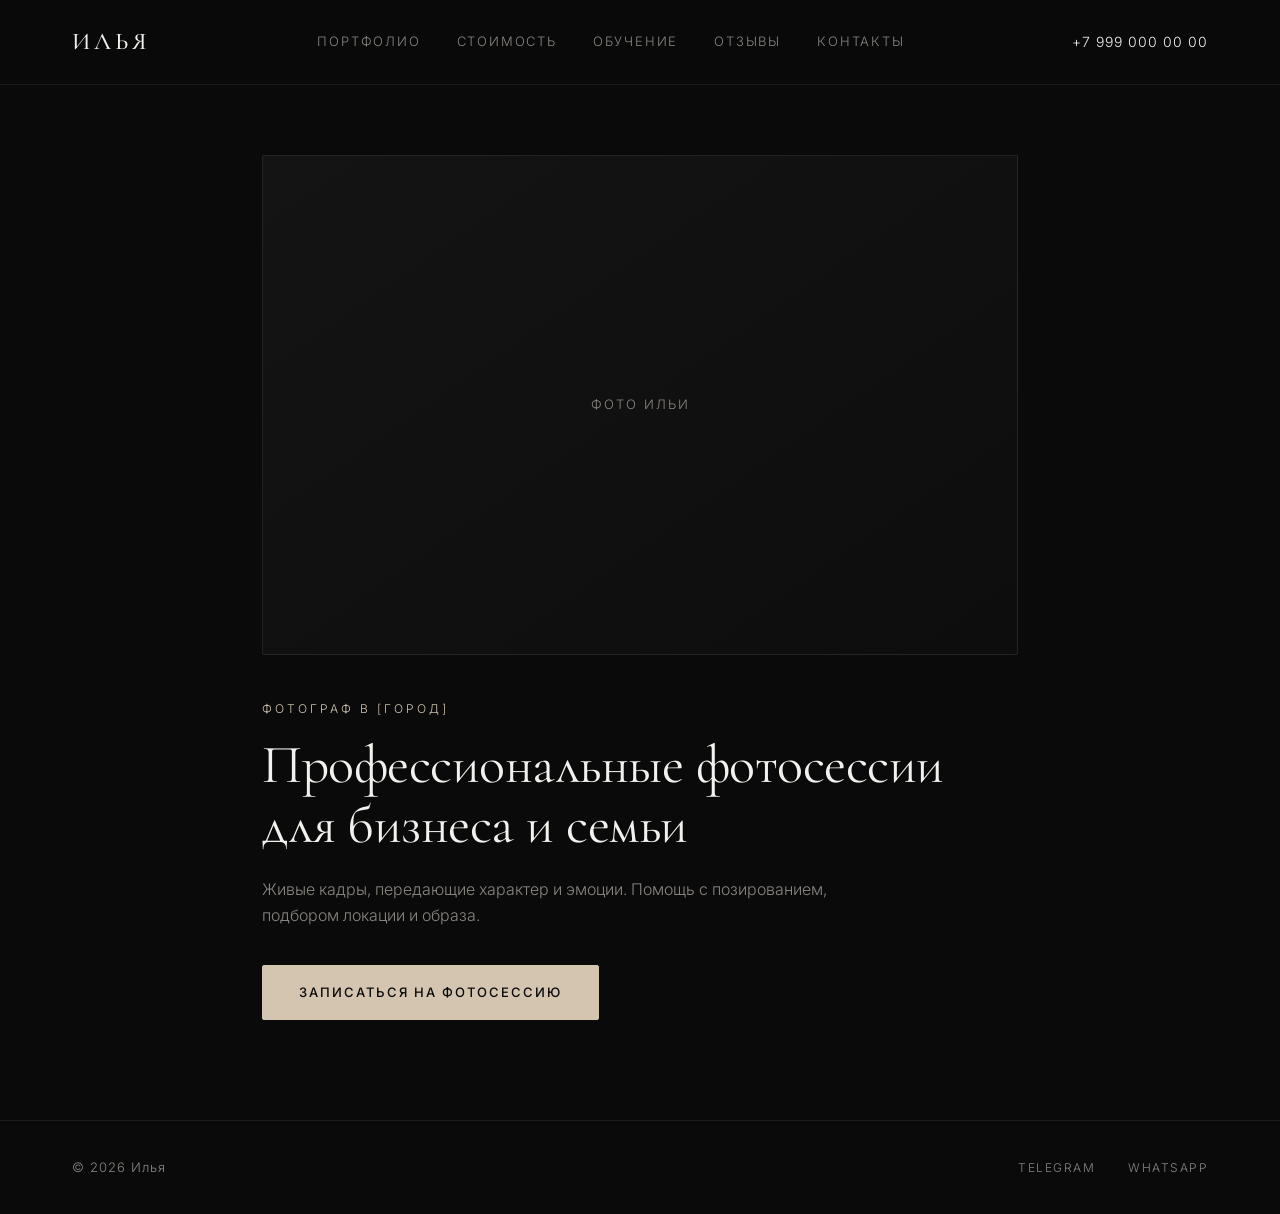
<file: index.html>
<!DOCTYPE html>
<html lang="ru">
<head>
  <meta charset="UTF-8">
  <meta name="viewport" content="width=device-width, initial-scale=1.0">
  <title>Илья — Фотограф</title>
  <link rel="stylesheet" href="style.css">
</head>
<body>

  <header class="header">
    <div class="container header__inner">
      <a href="index.html" class="logo">ИЛЬЯ</a>
      <nav class="nav">
        <a href="portfolio.html">Портфолио</a>
        <a href="prices.html">Стоимость</a>
        <a href="education.html">Обучение</a>
        <a href="reviews.html">Отзывы</a>
        <a href="contacts.html">Контакты</a>
      </nav>
            <button class="burger" aria-label="Открыть меню">
        <span></span>
        <span></span>
        <span></span>
      </button>

      <a href="tel:+79990000000" class="header__phone">+7 999 000 00 00</a>
    </div>
  </header>

  <main class="hero">
    <div class="container hero__inner">
      <div class="hero__text">
        <p class="hero__city">Фотограф в [Город]</p>
        <h1>Профессиональные фотосессии для бизнеса и семьи</h1>
        <p class="hero__desc">Живые кадры, передающие характер и эмоции. Помощь с позированием, подбором локации и образа.</p>
        <a href="contacts.html" class="btn">Записаться на фотосессию</a>
      </div>
      <div class="hero__img">
        <div class="placeholder-img">Фото Ильи</div>
      </div>
    </div>
  </main>

  <footer class="footer">
    <div class="container footer__inner">
      <p>© 2026 Илья</p>
      <div class="socials">
        <a href="https://t.me" target="_blank">Telegram</a>
        <a href="https://wa.me" target="_blank">WhatsApp</a>
      </div>
    </div>
  </footer>
  <script src="script.js"></script>
</body>
</html>
</file>
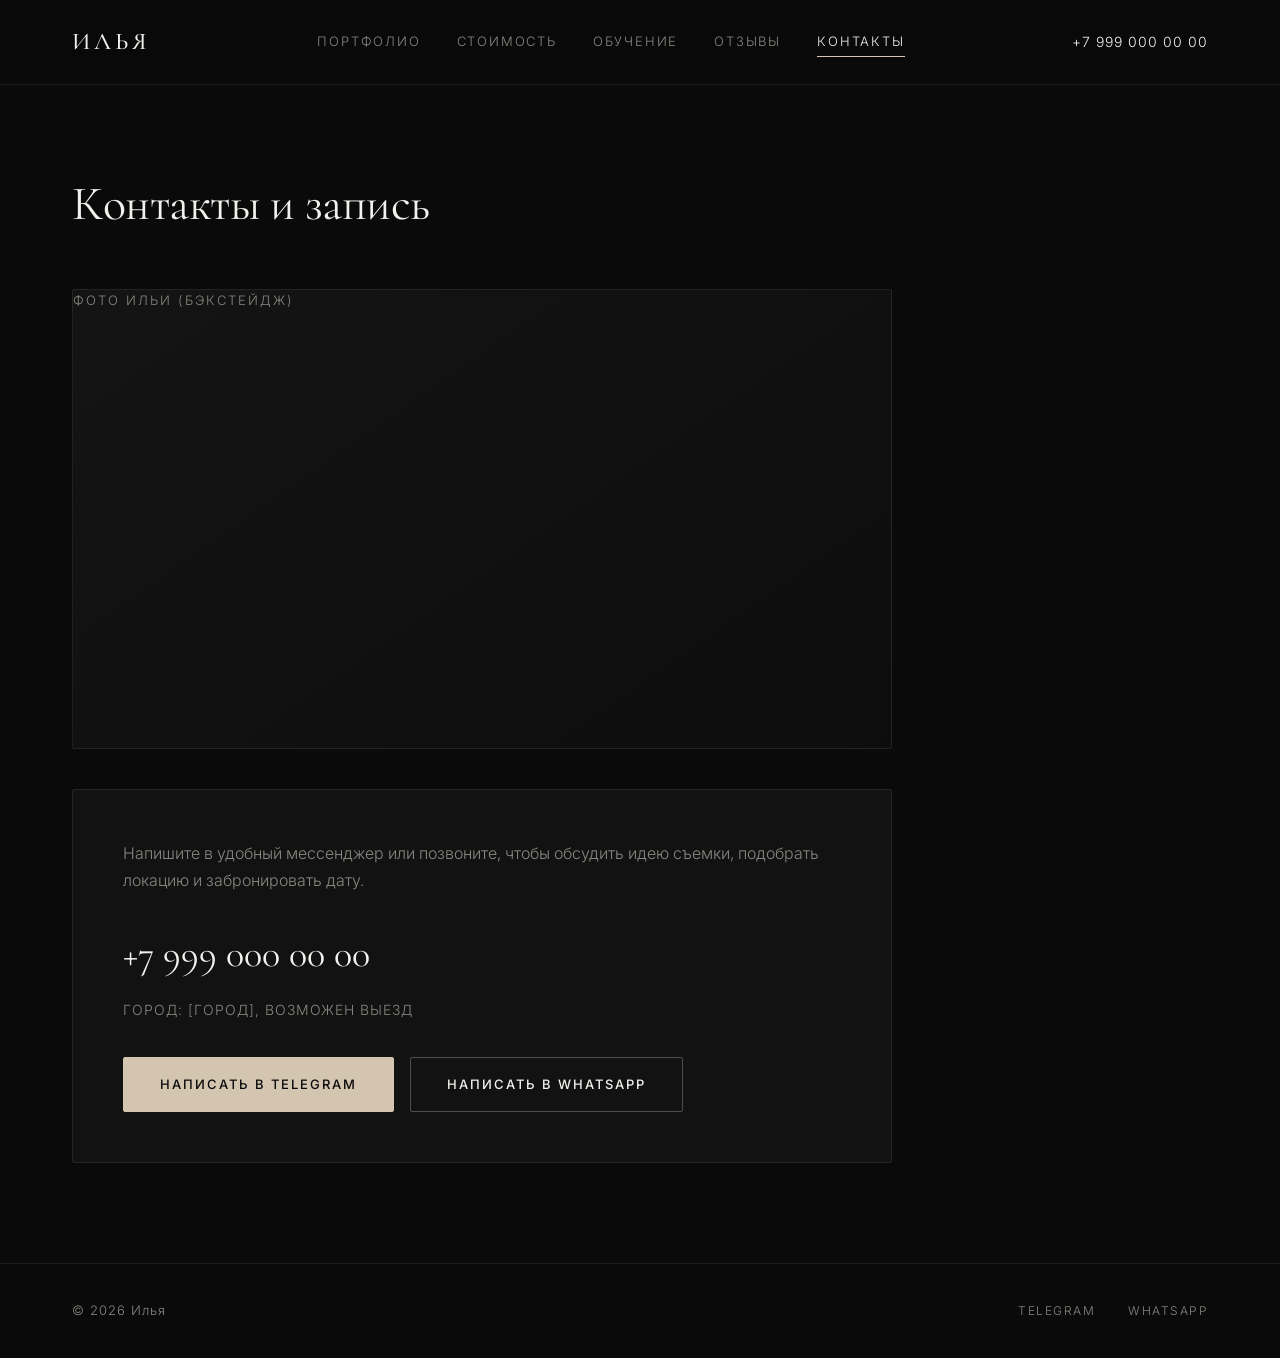
<file: contacts.html>
<!DOCTYPE html>
<html lang="ru">
<head>
  <meta charset="UTF-8">
  <meta name="viewport" content="width=device-width, initial-scale=1.0">
  <title>Контакты — Илья</title>
  <link rel="stylesheet" href="style.css">
</head>
<body>

  <header class="header">
    <div class="container header__inner">
      <a href="index.html" class="logo">ИЛЬЯ</a>
      <nav class="nav">
        <a href="portfolio.html">Портфолио</a>
        <a href="prices.html">Стоимость</a>
        <a href="education.html">Обучение</a>
        <a href="reviews.html">Отзывы</a>
        <a href="contacts.html" class="active">Контакты</a>
      </nav>
      <button class="burger" aria-label="Открыть меню">
        <span></span>
        <span></span>
        <span></span>
      </button>
      <a href="tel:+79990000000" class="header__phone">+7 999 000 00 00</a>
    </div>
  </header>

  <main class="section">
    <div class="container">
      <h1>Контакты и запись</h1>
      
      <div class="contacts-grid">
        <div class="contacts-box">
          <p class="contacts-desc">Напишите в удобный мессенджер или позвоните, чтобы обсудить идею съемки, подобрать локацию и забронировать дату.</p>
          <p class="contacts-phone"><a href="tel:+79990000000">+7 999 000 00 00</a></p>
          <p class="contacts-city">Город: [Город], возможен выезд</p>
          <div class="socials-btns">
            <a href="https://t.me" target="_blank" class="btn">Написать в Telegram</a>
            <a href="https://wa.me" target="_blank" class="btn btn-outline">Написать в WhatsApp</a>
          </div>
        </div>

        <div class="contacts-img">
          <!-- Когда будет фото, замените строку ниже на: <img src="images/contact-photo.jpg" alt="Илья фотограф"> -->
          <div class="placeholder-img">Фото Ильи (бэкстейдж)</div>
        </div>
      </div>

    </div>
  </main>

  <footer class="footer">
    <div class="container footer__inner">
      <p>© 2026 Илья</p>
      <div class="socials">
        <a href="https://t.me" target="_blank">Telegram</a>
        <a href="https://wa.me" target="_blank">WhatsApp</a>
      </div>
    </div>
  </footer>

  <script src="script.js"></script>
</body>
</html>
</file>
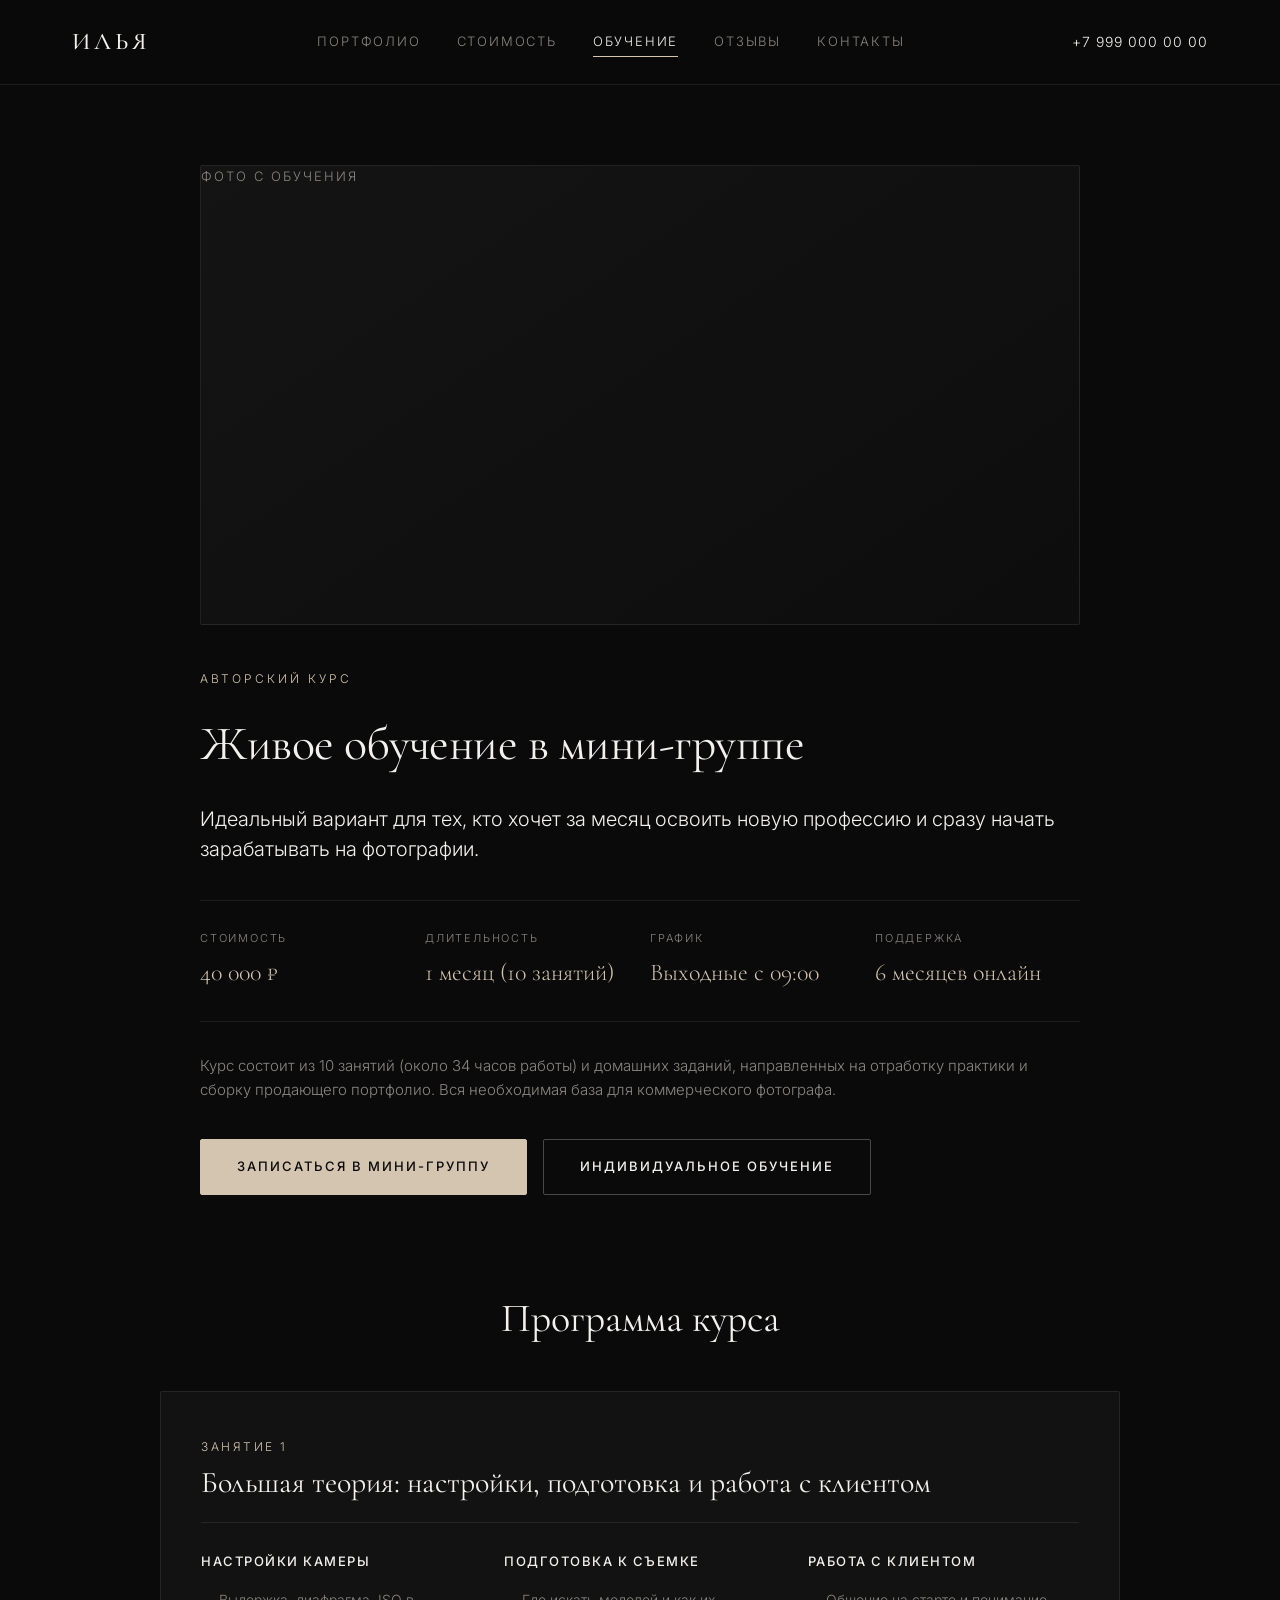
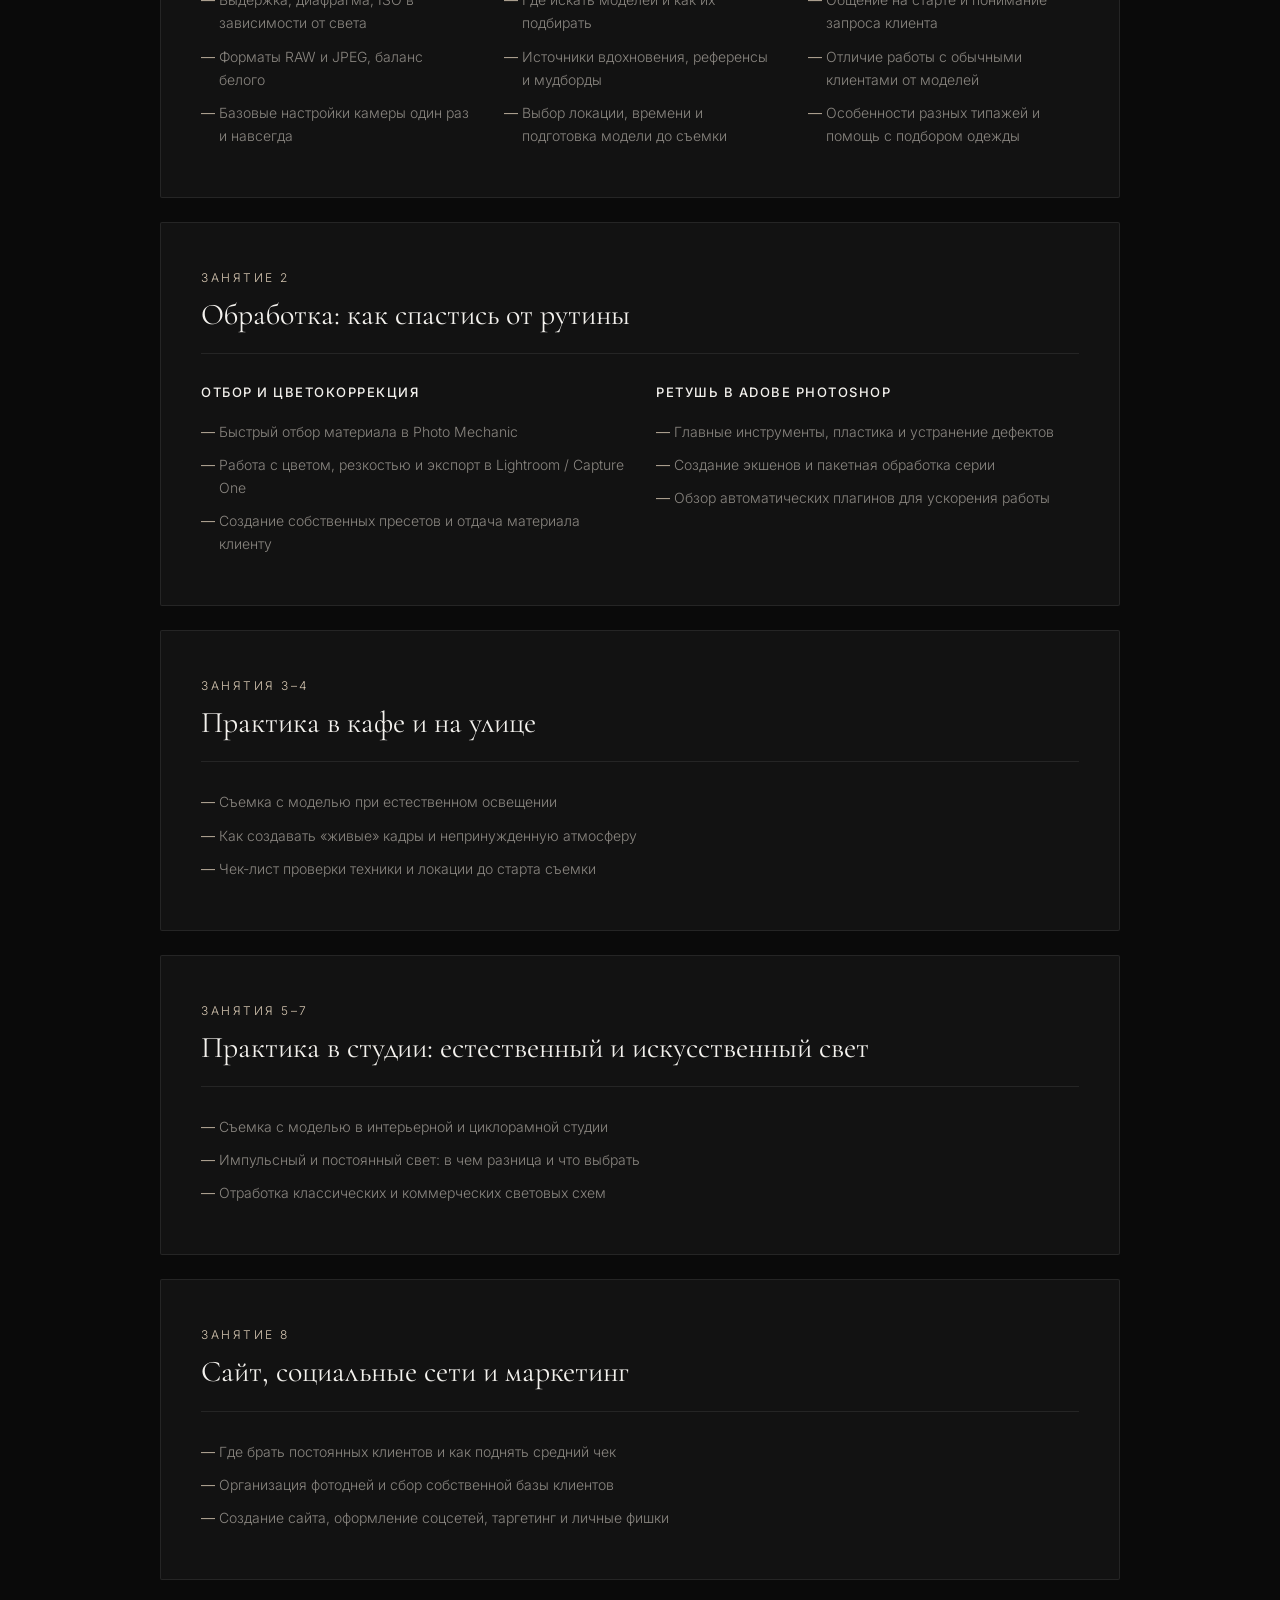
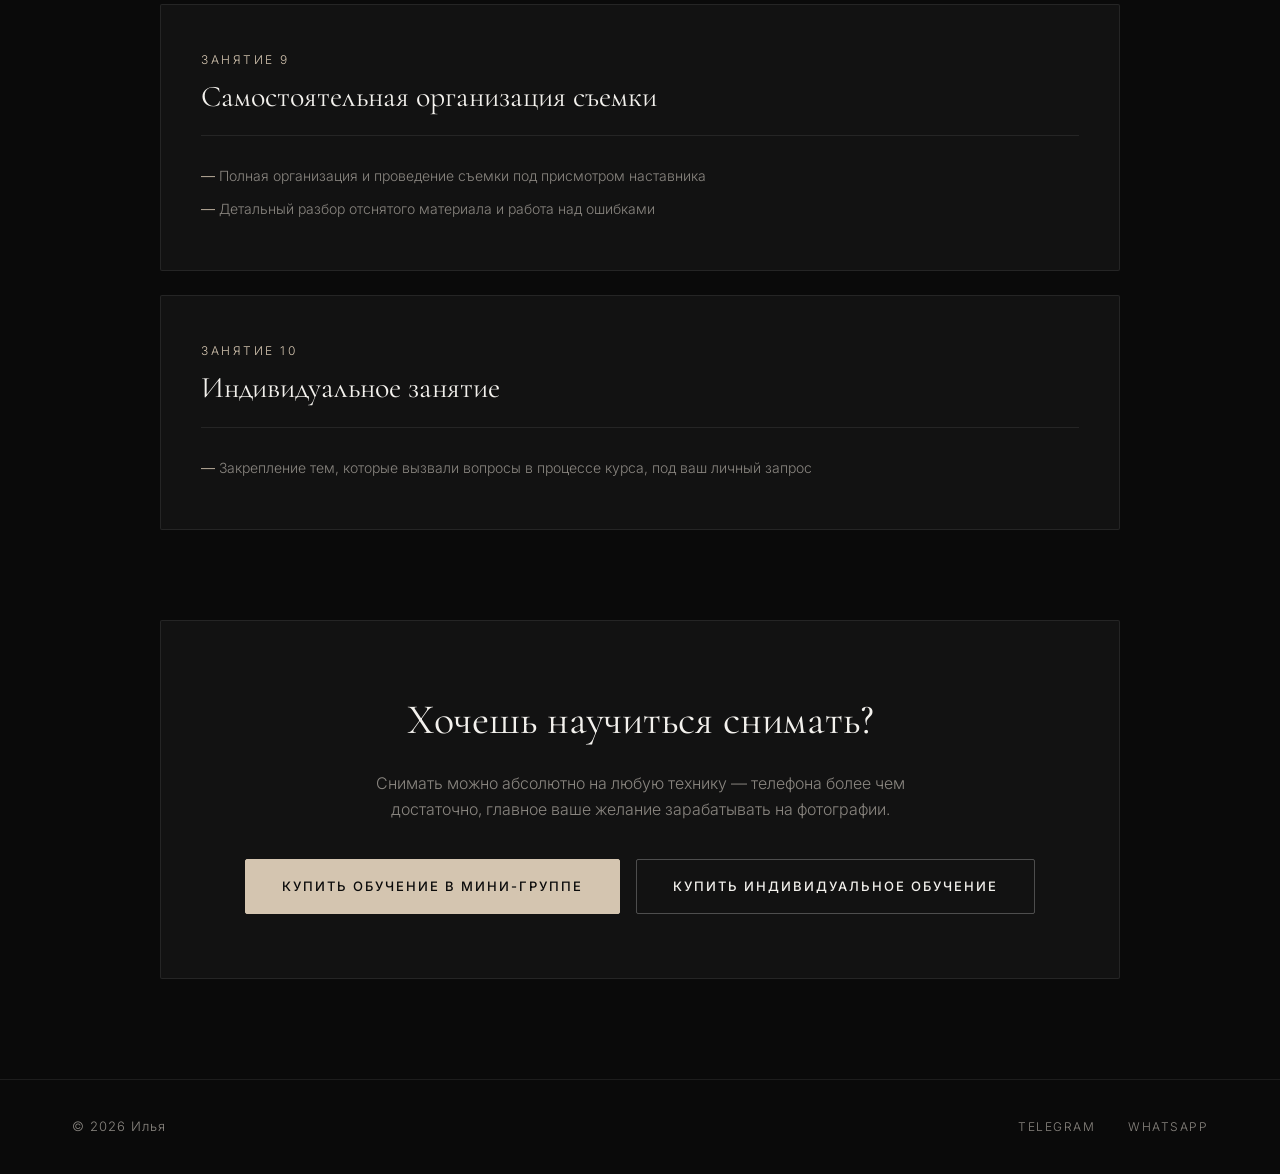
<file: education.html>
<!DOCTYPE html>
<html lang="ru">
<head>
  <meta charset="UTF-8">
  <meta name="viewport" content="width=device-width, initial-scale=1.0">
  <title>Обучение — Илья</title>
  <link rel="stylesheet" href="style.css">
</head>
<body>

  <header class="header">
    <div class="container header__inner">
      <a href="index.html" class="logo">ИЛЬЯ</a>
      <nav class="nav">
        <a href="portfolio.html">Портфолио</a>
        <a href="prices.html">Стоимость</a>
        <a href="education.html" class="active">Обучение</a>
        <a href="reviews.html">Отзывы</a>
        <a href="contacts.html">Контакты</a>
      </nav>
      <button class="burger" aria-label="Открыть меню">
        <span></span>
        <span></span>
        <span></span>
      </button>
      <a href="tel:+79990000000" class="header__phone">+7 999 000 00 00</a>
    </div>
  </header>

  <main class="section">
    <div class="container">
      
      <!-- Первый экран курса (Фото сверху, описание ниже) -->
      <div class="edu-hero">
        <div class="edu-hero__img">
          <!-- Замените на фото процесса обучения -->
          <div class="placeholder-img">Фото с обучения</div>
        </div>

        <div class="edu-hero__content">
          <p class="hero__city">Авторский курс</p>
          <h1>Живое обучение в мини-группе</h1>
          <p class="edu-lead">Идеальный вариант для тех, кто хочет за месяц освоить новую профессию и сразу начать зарабатывать на фотографии.</p>
          
          <div class="edu-meta">
            <div class="edu-meta__item">
              <span class="edu-meta__label">Стоимость</span>
              <span class="edu-meta__value">40 000 ₽</span>
            </div>
            <div class="edu-meta__item">
              <span class="edu-meta__label">Длительность</span>
              <span class="edu-meta__value">1 месяц (10 занятий)</span>
            </div>
            <div class="edu-meta__item">
              <span class="edu-meta__label">График</span>
              <span class="edu-meta__value">Выходные с 09:00</span>
            </div>
            <div class="edu-meta__item">
              <span class="edu-meta__label">Поддержка</span>
              <span class="edu-meta__value">6 месяцев онлайн</span>
            </div>
          </div>

          <p class="edu-desc">Курс состоит из 10 занятий (около 34 часов работы) и домашних заданий, направленных на отработку практики и сборку продающего портфолио. Вся необходимая база для коммерческого фотографа.</p>

          <div class="socials-btns">
            <a href="contacts.html" class="btn">Записаться в мини-группу</a>
            <a href="contacts.html" class="btn btn-outline">Индивидуальное обучение</a>
          </div>
        </div>
      </div>

      <!-- Программа курса -->
      <div class="edu-program">
        <h2 class="edu-section-title">Программа курса</h2>
        
        <div class="program-list">
          
          <!-- Занятие 1 -->
          <div class="program-card">
            <div class="program-card__header">
              <span class="program-card__num">Занятие 1</span>
              <h3>Большая теория: настройки, подготовка и работа с клиентом</h3>
            </div>
            <div class="program-card__grid">
              <div class="program-block">
                <h4>Настройки камеры</h4>
                <ul>
                  <li>Выдержка, диафрагма, ISO в зависимости от света</li>
                  <li>Форматы RAW и JPEG, баланс белого</li>
                  <li>Базовые настройки камеры один раз и навсегда</li>
                </ul>
              </div>
              <div class="program-block">
                <h4>Подготовка к съемке</h4>
                <ul>
                  <li>Где искать моделей и как их подбирать</li>
                  <li>Источники вдохновения, референсы и мудборды</li>
                  <li>Выбор локации, времени и подготовка модели до съемки</li>
                </ul>
              </div>
              <div class="program-block">
                <h4>Работа с клиентом</h4>
                <ul>
                  <li>Общение на старте и понимание запроса клиента</li>
                  <li>Отличие работы с обычными клиентами от моделей</li>
                  <li>Особенности разных типажей и помощь с подбором одежды</li>
                </ul>
              </div>
            </div>
          </div>

          <!-- Занятие 2 -->
          <div class="program-card">
            <div class="program-card__header">
              <span class="program-card__num">Занятие 2</span>
              <h3>Обработка: как спастись от рутины</h3>
            </div>
            <div class="program-card__grid">
              <div class="program-block">
                <h4>Отбор и цветокоррекция</h4>
                <ul>
                  <li>Быстрый отбор материала в Photo Mechanic</li>
                  <li>Работа с цветом, резкостью и экспорт в Lightroom / Capture One</li>
                  <li>Создание собственных пресетов и отдача материала клиенту</li>
                </ul>
              </div>
              <div class="program-block">
                <h4>Ретушь в Adobe Photoshop</h4>
                <ul>
                  <li>Главные инструменты, пластика и устранение дефектов</li>
                  <li>Создание экшенов и пакетная обработка серии</li>
                  <li>Обзор автоматических плагинов для ускорения работы</li>
                </ul>
              </div>
            </div>
          </div>

          <!-- Занятие 3-4 -->
          <div class="program-card">
            <div class="program-card__header">
              <span class="program-card__num">Занятия 3–4</span>
              <h3>Практика в кафе и на улице</h3>
            </div>
            <div class="program-card__grid">
              <div class="program-block">
                <ul>
                  <li>Съемка с моделью при естественном освещении</li>
                  <li>Как создавать «живые» кадры и непринужденную атмосферу</li>
                  <li>Чек-лист проверки техники и локации до старта съемки</li>
                </ul>
              </div>
            </div>
          </div>

          <!-- Занятие 5-7 -->
          <div class="program-card">
            <div class="program-card__header">
              <span class="program-card__num">Занятия 5–7</span>
              <h3>Практика в студии: естественный и искусственный свет</h3>
            </div>
            <div class="program-card__grid">
              <div class="program-block">
                <ul>
                  <li>Съемка с моделью в интерьерной и циклорамной студии</li>
                  <li>Импульсный и постоянный свет: в чем разница и что выбрать</li>
                  <li>Отработка классических и коммерческих световых схем</li>
                </ul>
              </div>
            </div>
          </div>

          <!-- Занятие 8 -->
          <div class="program-card">
            <div class="program-card__header">
              <span class="program-card__num">Занятие 8</span>
              <h3>Сайт, социальные сети и маркетинг</h3>
            </div>
            <div class="program-card__grid">
              <div class="program-block">
                <ul>
                  <li>Где брать постоянных клиентов и как поднять средний чек</li>
                  <li>Организация фотодней и сбор собственной базы клиентов</li>
                  <li>Создание сайта, оформление соцсетей, таргетинг и личные фишки</li>
                </ul>
              </div>
            </div>
          </div>

          <!-- Занятие 9 -->
          <div class="program-card">
            <div class="program-card__header">
              <span class="program-card__num">Занятие 9</span>
              <h3>Самостоятельная организация съемки</h3>
            </div>
            <div class="program-card__grid">
              <div class="program-block">
                <ul>
                  <li>Полная организация и проведение съемки под присмотром наставника</li>
                  <li>Детальный разбор отснятого материала и работа над ошибками</li>
                </ul>
              </div>
            </div>
          </div>

          <!-- Занятие 10 -->
          <div class="program-card">
            <div class="program-card__header">
              <span class="program-card__num">Занятие 10</span>
              <h3>Индивидуальное занятие</h3>
            </div>
            <div class="program-card__grid">
              <div class="program-block">
                <ul>
                  <li>Закрепление тем, которые вызвали вопросы в процессе курса, под ваш личный запрос</li>
                </ul>
              </div>
            </div>
          </div>

        </div>
      </div>

      <!-- Нижний призыв к действию -->
      <div class="edu-cta">
        <h2>Хочешь научиться снимать?</h2>
        <p>Снимать можно абсолютно на любую технику — телефона более чем достаточно, главное ваше желание зарабатывать на фотографии.</p>
        <div class="socials-btns edu-cta__btns">
          <a href="contacts.html" class="btn">Купить обучение в мини-группе</a>
          <a href="contacts.html" class="btn btn-outline">Купить индивидуальное обучение</a>
        </div>
      </div>

    </div>
  </main>

  <footer class="footer">
    <div class="container footer__inner">
      <p>© 2026 Илья</p>
      <div class="socials">
        <a href="https://t.me/username" target="_blank">Telegram</a>
        <a href="https://wa.me/79990000000" target="_blank">WhatsApp</a>
      </div>
    </div>
  </footer>

  <script src="script.js"></script>
</body>
</html>
</file>
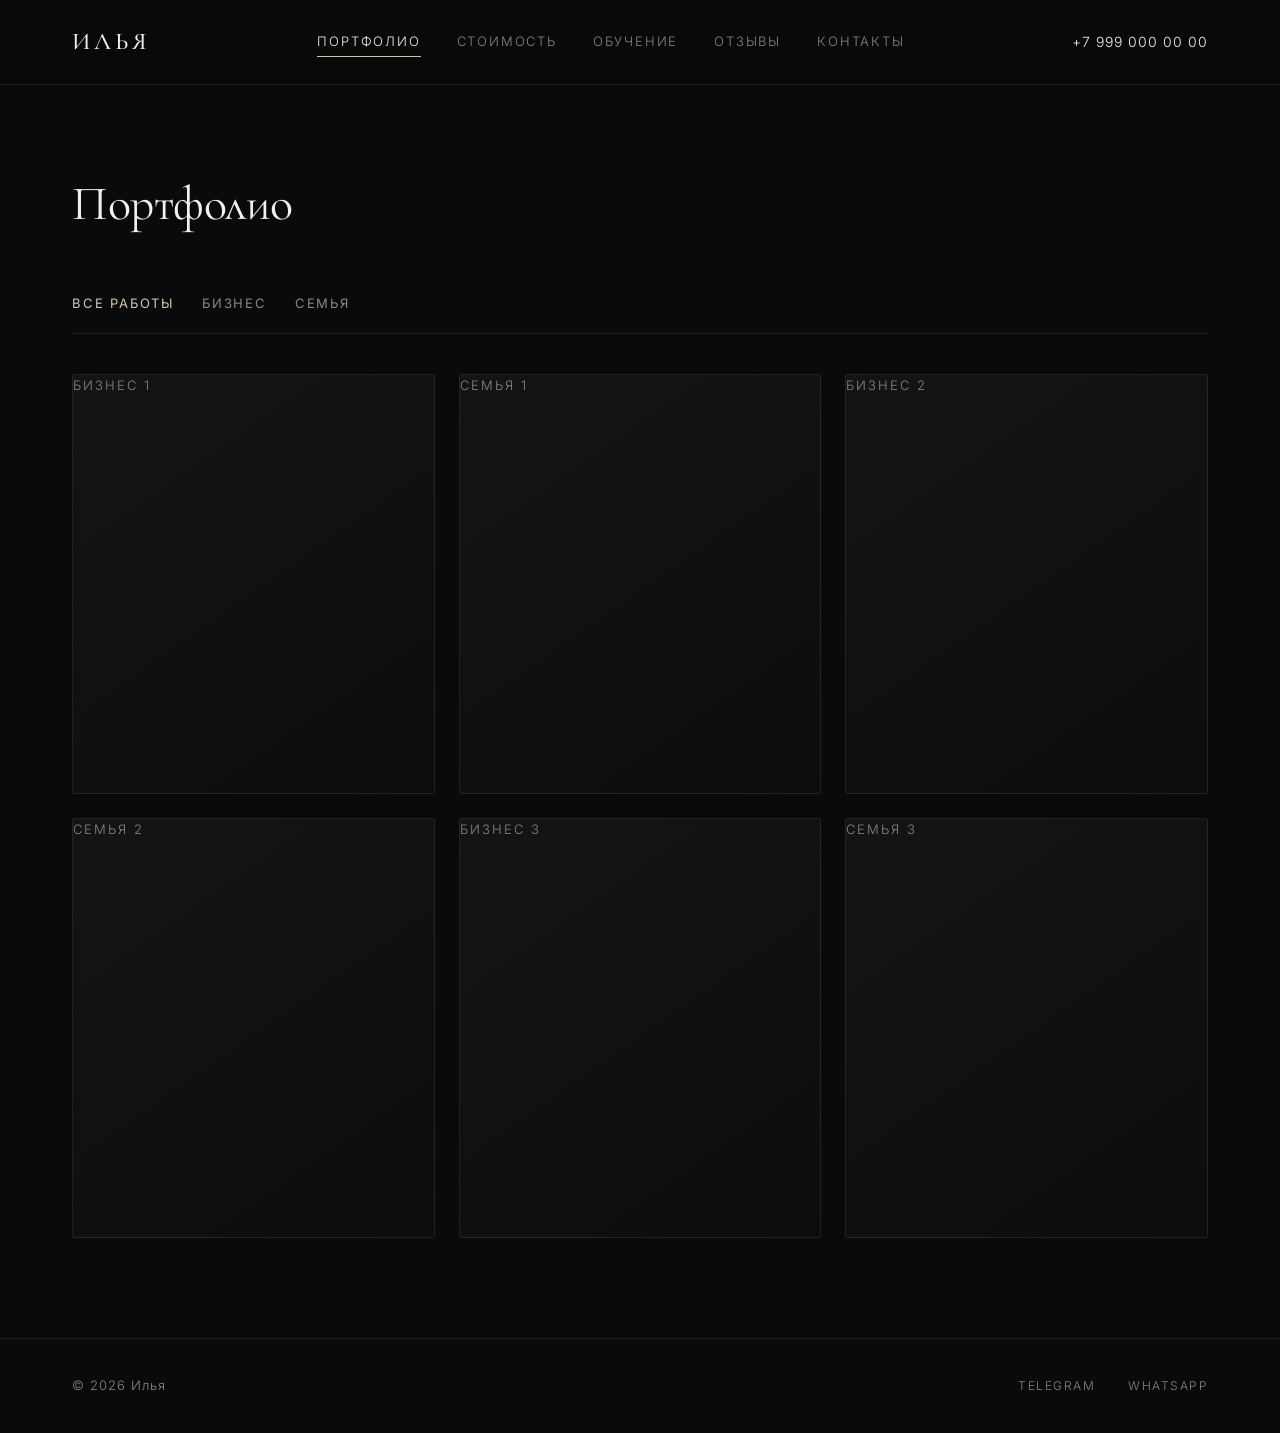
<file: portfolio.html>
<!DOCTYPE html>
<html lang="ru">
<head>
  <meta charset="UTF-8">
  <meta name="viewport" content="width=device-width, initial-scale=1.0">
  <title>Портфолио — Илья</title>
  <link rel="stylesheet" href="style.css">
</head>
<body>

  <header class="header">
    <div class="container header__inner">
      <a href="index.html" class="logo">ИЛЬЯ</a>
      <nav class="nav">
        <a href="portfolio.html" class="active">Портфолио</a>
        <a href="prices.html">Стоимость</a>
        <a href="education.html">Обучение</a>
        <a href="reviews.html">Отзывы</a>
        <a href="contacts.html">Контакты</a>
      </nav>
      <a href="tel:+79990000000" class="header__phone">+7 999 000 00 00</a>
    </div>
  </header>

  <main class="section">
    <div class="container">
      <h1>Портфолио</h1>
      <div class="tabs">
        <button class="tab active" data-category="all">Все работы</button>
        <button class="tab" data-category="business">Бизнес</button>
        <button class="tab" data-category="family">Семья</button>
      </div>
      <div class="gallery">
        <div class="gallery__item" data-category="business"><div class="placeholder-img">Бизнес 1</div></div>
        <div class="gallery__item" data-category="family"><div class="placeholder-img">Семья 1</div></div>
        <div class="gallery__item" data-category="business"><div class="placeholder-img">Бизнес 2</div></div>
        <div class="gallery__item" data-category="family"><div class="placeholder-img">Семья 2</div></div>
        <div class="gallery__item" data-category="business"><div class="placeholder-img">Бизнес 3</div></div>
        <div class="gallery__item" data-category="family"><div class="placeholder-img">Семья 3</div></div>
      </div>
    </div>
  </main>

  <footer class="footer">
    <div class="container footer__inner">
      <p>© 2026 Илья</p>
      <div class="socials">
        <a href="https://t.me" target="_blank">Telegram</a>
        <a href="https://wa.me" target="_blank">WhatsApp</a>
      </div>
    </div>
  </footer>

  <script src="script.js"></script>
</body>
</html>
</file>
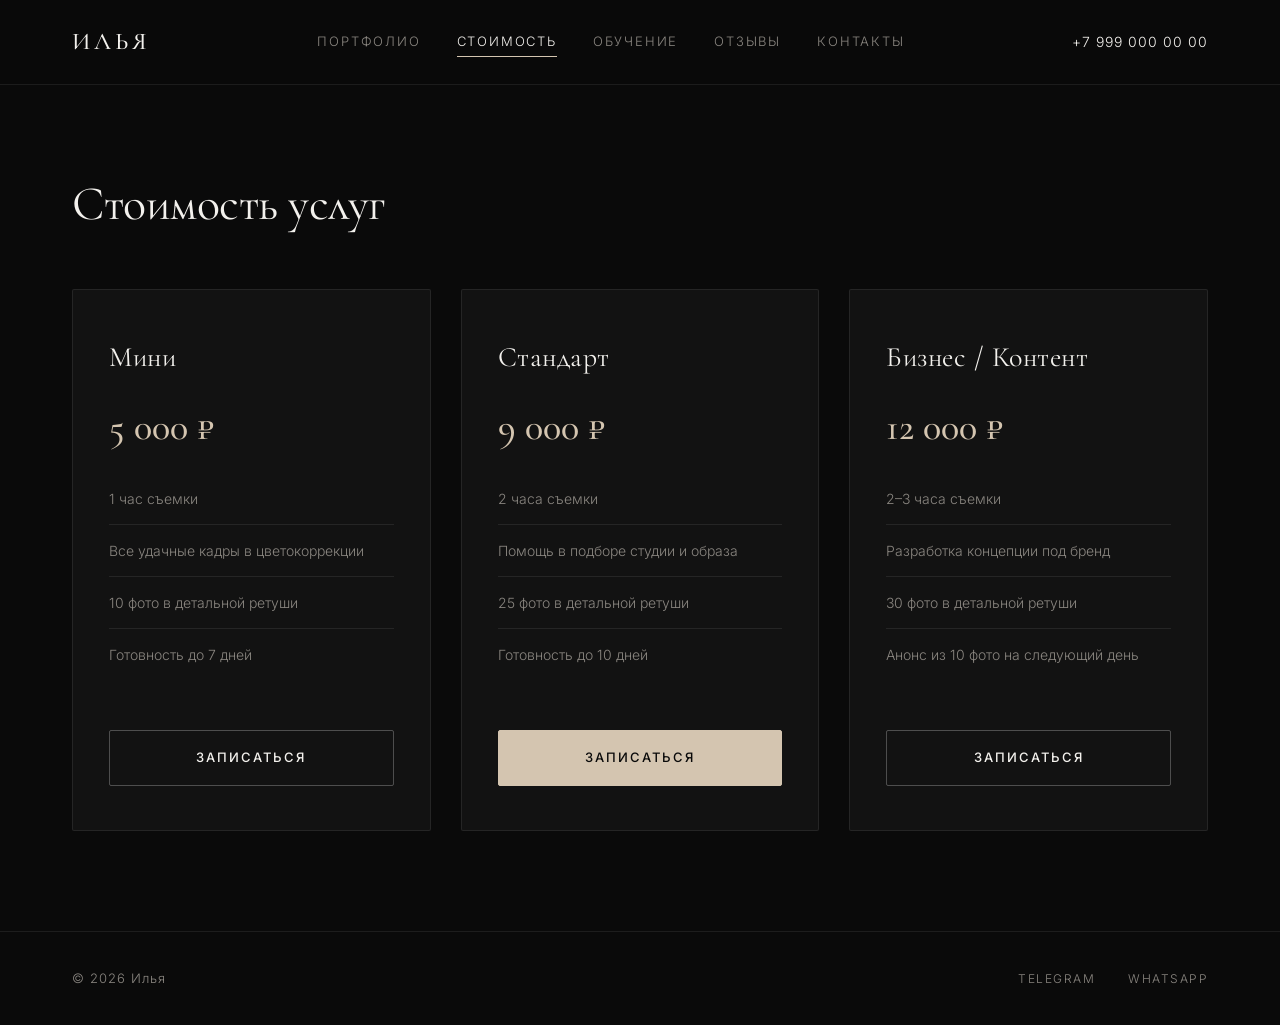
<file: prices.html>
<!DOCTYPE html>
<html lang="ru">
<head>
  <meta charset="UTF-8">
  <meta name="viewport" content="width=device-width, initial-scale=1.0">
  <title>Стоимость — Илья</title>
  <link rel="stylesheet" href="style.css">
</head>
<body>

  <header class="header">
    <div class="container header__inner">
      <a href="index.html" class="logo">ИЛЬЯ</a>
      <nav class="nav">
        <a href="portfolio.html">Портфолио</a>
        <a href="prices.html" class="active">Стоимость</a>
        <a href="education.html">Обучение</a>
        <a href="reviews.html">Отзывы</a>
        <a href="contacts.html">Контакты</a>
      </nav>
      <a href="tel:+79990000000" class="header__phone">+7 999 000 00 00</a>
    </div>
  </header>

  <main class="section">
    <div class="container">
      <h1>Стоимость услуг</h1>
      <div class="grid-3">
        <div class="card">
          <h3>Мини</h3>
          <p class="price">5 000 ₽</p>
          <ul>
            <li>1 час съемки</li>
            <li>Все удачные кадры в цветокоррекции</li>
            <li>10 фото в детальной ретуши</li>
            <li>Готовность до 7 дней</li>
          </ul>
          <a href="contacts.html" class="btn btn-outline">Записаться</a>
        </div>
        <div class="card">
          <h3>Стандарт</h3>
          <p class="price">9 000 ₽</p>
          <ul>
            <li>2 часа съемки</li>
            <li>Помощь в подборе студии и образа</li>
            <li>25 фото в детальной ретуши</li>
            <li>Готовность до 10 дней</li>
          </ul>
          <a href="contacts.html" class="btn">Записаться</a>
        </div>
        <div class="card">
          <h3>Бизнес / Контент</h3>
          <p class="price">12 000 ₽</p>
          <ul>
            <li>2–3 часа съемки</li>
            <li>Разработка концепции под бренд</li>
            <li>30 фото в детальной ретуши</li>
            <li>Анонс из 10 фото на следующий день</li>
          </ul>
          <a href="contacts.html" class="btn btn-outline">Записаться</a>
        </div>
      </div>
    </div>
  </main>

  <footer class="footer">
    <div class="container footer__inner">
      <p>© 2026 Илья</p>
      <div class="socials">
        <a href="https://t.me" target="_blank">Telegram</a>
        <a href="https://wa.me" target="_blank">WhatsApp</a>
      </div>
    </div>
  </footer>

</body>
</html>
</file>
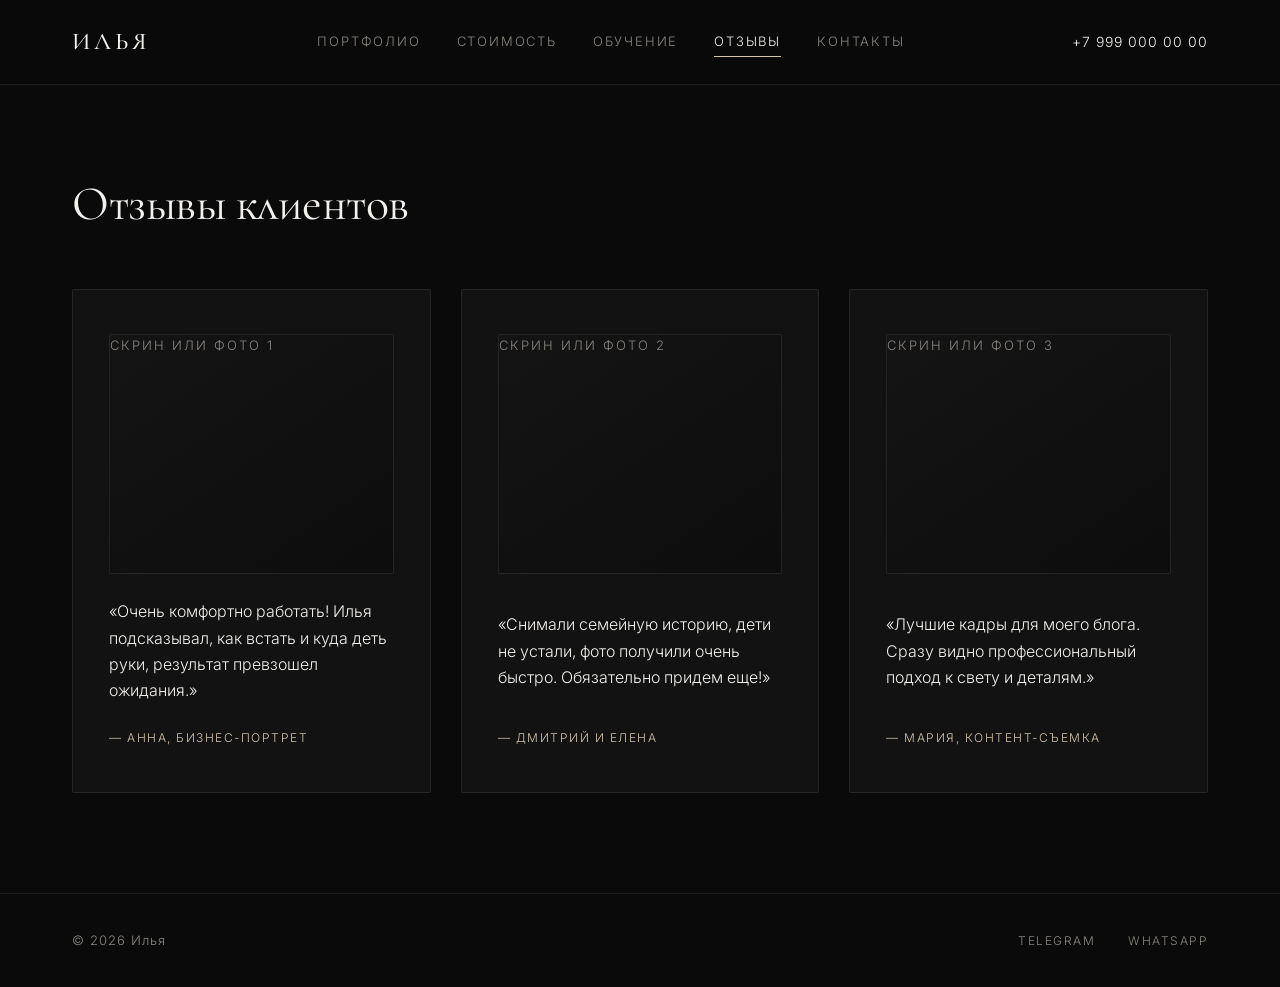
<file: reviews.html>
<!DOCTYPE html>
<html lang="ru">
<head>
  <meta charset="UTF-8">
  <meta name="viewport" content="width=device-width, initial-scale=1.0">
  <title>Отзывы — Илья</title>
  <link rel="stylesheet" href="style.css">
</head>
<body>

  <header class="header">
    <div class="container header__inner">
      <a href="index.html" class="logo">ИЛЬЯ</a>
      <nav class="nav">
        <a href="portfolio.html">Портфолио</a>
        <a href="prices.html">Стоимость</a>
        <a href="education.html">Обучение</a>
        <a href="reviews.html" class="active">Отзывы</a>
        <a href="contacts.html">Контакты</a>
      </nav>
      <button class="burger" aria-label="Открыть меню">
        <span></span>
        <span></span>
        <span></span>
      </button>
      <a href="tel:+79990000000" class="header__phone">+7 999 000 00 00</a>
    </div>
  </header>

  <main class="section">
    <div class="container">
      <h1>Отзывы клиентов</h1>
      <div class="grid-3">
        
        <div class="card">
          <div class="review-img">
            <!-- Когда будет фото/скрин, замените строку ниже на: <img src="images/review1.jpg" alt="Отзыв"> -->
            <div class="placeholder-img">Скрин или фото 1</div>
          </div>
          <p>«Очень комфортно работать! Илья подсказывал, как встать и куда деть руки, результат превзошел ожидания.»</p>
          <span class="author">— Анна, бизнес-портрет</span>
        </div>

        <div class="card">
          <div class="review-img">
            <div class="placeholder-img">Скрин или фото 2</div>
          </div>
          <p>«Снимали семейную историю, дети не устали, фото получили очень быстро. Обязательно придем еще!»</p>
          <span class="author">— Дмитрий и Елена</span>
        </div>

        <div class="card">
          <div class="review-img">
            <div class="placeholder-img">Скрин или фото 3</div>
          </div>
          <p>«Лучшие кадры для моего блога. Сразу видно профессиональный подход к свету и деталям.»</p>
          <span class="author">— Мария, контент-съемка</span>
        </div>

      </div>
    </div>
  </main>

  <footer class="footer">
    <div class="container footer__inner">
      <p>© 2026 Илья</p>
      <div class="socials">
        <a href="https://t.me" target="_blank">Telegram</a>
        <a href="https://wa.me" target="_blank">WhatsApp</a>
      </div>
    </div>
  </footer>

  <script src="script.js"></script>
</body>
</html>
</file>
<file: style.css>
@import url('https://fonts.googleapis.com/css2?family=Cormorant+Garamond:ital,wght@0,400;0,500;0,600;1,400&family=Inter:wght@300;400;500&display=swap');

:root {
  --bg: #0a0a0a;             /* Глубокий угольно-черный фон */
  --bg-elevated: #121212;    /* Слегка приподнятый фон для карточек */
  --bg-hover: #1a1a1a;       /* Фон при наведении */
  --text: #f3f1ed;           /* Теплый молочно-белый текст */
  --text-muted: #8a8680;     /* Благородный теплый серый */
  --accent: #d4c5b0;         /* Теплый песочно-золотистый акцент */
  --accent-hover: #e5d8c5;
  --border: rgba(255, 255, 255, 0.08);
  --font-serif: 'Cormorant Garamond', Georgia, serif;
  --font-sans: 'Inter', -apple-system, sans-serif;
}

* {
  box-sizing: border-box;
  margin: 0;
  padding: 0;
}

body {
  font-family: var(--font-sans);
  font-weight: 300;
  color: var(--text);
  background: var(--bg);
  line-height: 1.65;
  display: flex;
  flex-direction: column;
  min-height: 100vh;
  -webkit-font-smoothing: antialiased;
}

main {
  flex: 1;
}

.container {
  max-width: 1200px;
  margin: 0 auto;
  padding: 0 32px;
}

/* Шапка */
.header {
  border-bottom: 1px solid var(--border);
  background: rgba(10, 10, 10, 0.85);
  backdrop-filter: blur(16px);
  position: sticky;
  top: 0;
  z-index: 100;
}

.header__inner {
  display: flex;
  justify-content: space-between;
  align-items: center;
  height: 84px;
}

.logo {
  font-family: var(--font-serif);
  font-weight: 500;
  text-decoration: none;
  color: var(--text);
  letter-spacing: 4px;
  font-size: 24px;
  text-transform: uppercase;
}

.nav {
  display: flex;
  gap: 36px;
}

.nav a {
  text-decoration: none;
  color: var(--text-muted);
  font-size: 13px;
  text-transform: uppercase;
  letter-spacing: 1.8px;
  transition: color 0.3s ease;
  position: relative;
  padding: 4px 0;
}

.nav a::after {
  content: '';
  position: absolute;
  bottom: 0;
  left: 0;
  width: 0;
  height: 1px;
  background: var(--accent);
  transition: width 0.3s ease;
}

.nav a:hover,
.nav a.active {
  color: var(--text);
}

.nav a:hover::after,
.nav a.active::after {
  width: 100%;
}

.header__phone {
  text-decoration: none;
  color: var(--text);
  font-size: 14px;
  letter-spacing: 1px;
  transition: color 0.3s ease;
}

.header__phone:hover {
  color: var(--accent);
}

/* Бургер-меню */
.burger {
  display: none;
  background: none;
  border: none;
  cursor: pointer;
  flex-direction: column;
  gap: 6px;
  padding: 5px;
}

.burger span {
  display: block;
  width: 26px;
  height: 1px;
  background: var(--text);
  transition: 0.3s;
}

/* Кнопки */
.btn {
  display: inline-block;
  padding: 16px 36px;
  background: var(--accent);
  color: #0a0a0a;
  text-decoration: none;
  border-radius: 2px;
  font-size: 13px;
  font-weight: 500;
  text-transform: uppercase;
  letter-spacing: 2px;
  transition: all 0.3s ease;
  border: 1px solid var(--accent);
  text-align: center;
}

.btn:hover {
  background: var(--accent-hover);
  border-color: var(--accent-hover);
  transform: translateY(-2px);
}

.btn-outline {
  background: transparent;
  color: var(--text);
  border-color: rgba(255, 255, 255, 0.25);
}

.btn-outline:hover {
  border-color: var(--accent);
  background: transparent;
  color: var(--accent);
}

/* Главный экран (Фото сверху, описание ниже) */
.hero {
  padding: 70px 0 100px;
}

.hero__inner {
  display: flex;
  flex-direction: column;
  gap: 44px;
  max-width: 820px;
  margin: 0 auto;
}

.hero__img {
  order: -1;
  width: 100%;
}

.hero__city {
  color: var(--accent);
  margin-bottom: 16px;
  text-transform: uppercase;
  font-size: 12px;
  letter-spacing: 3px;
}

.hero h1 {
  font-family: var(--font-serif);
  font-weight: 400;
  font-size: 54px;
  line-height: 1.12;
  margin-bottom: 20px;
  letter-spacing: -0.5px;
}

.hero__desc {
  color: var(--text-muted);
  margin-bottom: 36px;
  font-size: 16px;
  max-width: 620px;
}

.placeholder-img {
  background: linear-gradient(145deg, #141414, #0d0d0d);
  border: 1px solid var(--border);
  height: 500px;
  width: 100%;
  display: flex;
  align-items: center;
  justify-content: center;
  color: var(--text-muted);
  font-size: 13px;
  letter-spacing: 2px;
  text-transform: uppercase;
  border-radius: 2px;
}

.hero__img img {
  width: 100%;
  height: 500px;
  object-fit: cover;
  border-radius: 2px;
  display: block;
}

/* Внутренние страницы */
.section {
  padding: 80px 0 100px;
}

h1 {
  font-family: var(--font-serif);
  font-weight: 400;
  font-size: 48px;
  margin-bottom: 45px;
  letter-spacing: -0.5px;
}

/* Портфолио */
.tabs {
  margin-bottom: 40px;
  display: flex;
  gap: 28px;
  border-bottom: 1px solid var(--border);
  padding-bottom: 16px;
}

.tab {
  padding: 6px 0;
  border: none;
  background: transparent;
  color: var(--text-muted);
  cursor: pointer;
  font-family: var(--font-sans);
  font-size: 13px;
  text-transform: uppercase;
  letter-spacing: 1.8px;
  transition: color 0.3s ease;
  position: relative;
}

.tab:hover {
  color: var(--text);
}

.tab.active {
  color: var(--accent);
}

.gallery {
  display: grid;
  grid-template-columns: repeat(3, 1fr);
  gap: 24px;
}

.gallery__item {
  overflow: hidden;
  border-radius: 2px;
}

.gallery .placeholder-img,
.gallery img {
  height: 420px;
  width: 100%;
  object-fit: cover;
  display: block;
  transition: transform 0.6s ease;
}

.gallery__item:hover img,
.gallery__item:hover .placeholder-img {
  transform: scale(1.03);
}

/* Карточки (Цены и Отзывы) */
.grid-3 {
  display: grid;
  grid-template-columns: repeat(3, 1fr);
  gap: 30px;
}

.card {
  background: var(--bg-elevated);
  padding: 44px 36px;
  border: 1px solid var(--border);
  border-radius: 2px;
  display: flex;
  flex-direction: column;
  justify-content: space-between;
  transition: border-color 0.3s ease, transform 0.3s ease;
}

.card:hover {
  border-color: rgba(212, 197, 176, 0.35);
  transform: translateY(-4px);
}

.card h3 {
  font-family: var(--font-serif);
  font-size: 28px;
  font-weight: 400;
  letter-spacing: 0.5px;
}

.price {
  font-family: var(--font-serif);
  font-size: 38px;
  font-weight: 500;
  margin: 16px 0 28px;
  color: var(--accent);
}

.card ul {
  list-style: none;
  margin-bottom: 36px;
  color: var(--text-muted);
  font-size: 14px;
}

.card ul li {
  margin-bottom: 14px;
  padding-bottom: 14px;
  border-bottom: 1px solid var(--border);
}

.card ul li:last-child {
  border-bottom: none;
}

.author {
  display: block;
  margin-top: 24px;
  font-size: 12px;
  text-transform: uppercase;
  letter-spacing: 1.5px;
  color: var(--accent);
}

/* Картинки в отзывах */
.review-img {
  margin-bottom: 24px;
}

.review-img .placeholder-img,
.review-img img {
  width: 100%;
  height: 240px;
  object-fit: cover;
  border-radius: 2px;
  display: block;
}

/* =========================================
   СТРАНИЦА ОБУЧЕНИЯ
   ========================================= */
.edu-hero {
  display: flex;
  flex-direction: column;
  gap: 44px;
  max-width: 880px;
  margin: 0 auto 90px;
}

.edu-hero__img .placeholder-img,
.edu-hero__img img {
  height: 460px;
  width: 100%;
  object-fit: cover;
  border-radius: 2px;
  display: block;
}

.edu-hero__content h1 {
  margin-bottom: 20px;
}

.edu-lead {
  font-size: 20px;
  color: var(--text);
  margin-bottom: 36px;
  line-height: 1.5;
}

.edu-meta {
  display: grid;
  grid-template-columns: repeat(4, 1fr);
  gap: 20px;
  padding: 28px 0;
  border-top: 1px solid var(--border);
  border-bottom: 1px solid var(--border);
  margin-bottom: 32px;
}

.edu-meta__label {
  display: block;
  font-size: 11px;
  text-transform: uppercase;
  letter-spacing: 1.8px;
  color: var(--text-muted);
  margin-bottom: 6px;
}

.edu-meta__value {
  font-family: var(--font-serif);
  font-size: 24px;
  color: var(--accent);
}

.edu-desc {
  color: var(--text-muted);
  margin-bottom: 36px;
  font-size: 15px;
}

.edu-section-title {
  font-family: var(--font-serif);
  font-weight: 400;
  font-size: 40px;
  margin-bottom: 40px;
  text-align: center;
}

.program-list {
  display: flex;
  flex-direction: column;
  gap: 24px;
  max-width: 960px;
  margin: 0 auto 90px;
}

.program-card {
  background: var(--bg-elevated);
  border: 1px solid var(--border);
  padding: 40px;
  border-radius: 2px;
  transition: border-color 0.3s ease;
}

.program-card:hover {
  border-color: rgba(212, 197, 176, 0.3);
}

.program-card__header {
  margin-bottom: 28px;
  padding-bottom: 20px;
  border-bottom: 1px solid var(--border);
}

.program-card__num {
  display: inline-block;
  font-size: 12px;
  text-transform: uppercase;
  letter-spacing: 2.5px;
  color: var(--accent);
  margin-bottom: 8px;
}

.program-card__header h3 {
  font-family: var(--font-serif);
  font-weight: 400;
  font-size: 30px;
  line-height: 1.25;
}

.program-card__grid {
  display: grid;
  grid-template-columns: repeat(auto-fit, minmax(250px, 1fr));
  gap: 32px;
}

.program-block h4 {
  font-family: var(--font-sans);
  font-size: 13px;
  font-weight: 500;
  text-transform: uppercase;
  letter-spacing: 1.5px;
  color: var(--text);
  margin-bottom: 16px;
}

.program-block ul {
  list-style: none;
  color: var(--text-muted);
  font-size: 14px;
}

.program-block ul li {
  position: relative;
  padding-left: 18px;
  margin-bottom: 10px;
}

.program-block ul li::before {
  content: '—';
  position: absolute;
  left: 0;
  color: var(--accent);
}

.edu-cta {
  background: var(--bg-elevated);
  border: 1px solid var(--border);
  padding: 64px 40px;
  text-align: center;
  max-width: 960px;
  margin: 0 auto;
  border-radius: 2px;
}

.edu-cta h2 {
  font-family: var(--font-serif);
  font-weight: 400;
  font-size: 42px;
  margin-bottom: 16px;
}

.edu-cta p {
  color: var(--text-muted);
  max-width: 560px;
  margin: 0 auto 36px;
  font-size: 16px;
}

.edu-cta__btns {
  justify-content: center;
}

/* Контакты (Фото сверху, описание и кнопки ниже) */
.contacts-grid {
  display: flex;
  flex-direction: column;
  gap: 40px;
  max-width: 820px;
}

.contacts-img {
  order: -1;
  width: 100%;
}

.contacts-img .placeholder-img,
.contacts-img img {
  width: 100%;
  height: 460px;
  object-fit: cover;
  border-radius: 2px;
  display: block;
}

.contacts-box {
  background: var(--bg-elevated);
  padding: 50px;
  border: 1px solid var(--border);
  border-radius: 2px;
  width: 100%;
}

.contacts-desc {
  color: var(--text-muted);
  margin-bottom: 30px;
}

.contacts-phone a {
  font-family: var(--font-serif);
  font-size: 38px;
  font-weight: 400;
  color: var(--text);
  text-decoration: none;
  transition: color 0.3s ease;
}

.contacts-phone a:hover {
  color: var(--accent);
}

.contacts-city {
  margin: 12px 0 36px;
  color: var(--text-muted);
  font-size: 14px;
  letter-spacing: 1px;
  text-transform: uppercase;
}

.socials-btns {
  display: flex;
  gap: 16px;
  flex-wrap: wrap;
}

/* Подвал */
.footer {
  padding: 36px 0;
  border-top: 1px solid var(--border);
  color: var(--text-muted);
  font-size: 13px;
  letter-spacing: 1px;
}

.footer__inner {
  display: flex;
  justify-content: space-between;
  align-items: center;
}

.socials a {
  color: var(--text-muted);
  text-decoration: none;
  margin-left: 28px;
  text-transform: uppercase;
  font-size: 12px;
  letter-spacing: 1.5px;
  transition: color 0.3s ease;
}

.socials a:hover {
  color: var(--accent);
}

/* =========================================
   МОБИЛЬНАЯ АДАПТАЦИЯ
   ========================================= */
@media (max-width: 768px) {
  .container {
    padding: 0 20px;
  }

  .burger {
    display: flex;
  }

  .header__phone {
    display: none;
  }

  .nav {
    display: none;
    position: absolute;
    top: 84px;
    left: 0;
    width: 100%;
    background: var(--bg-elevated);
    flex-direction: column;
    padding: 24px 20px;
    gap: 18px;
    border-bottom: 1px solid var(--border);
  }

  .nav.open {
    display: flex;
  }

  .hero {
    padding: 40px 0 60px;
  }

  .hero__inner {
    gap: 32px;
  }

  .placeholder-img,
  .hero__img img {
    height: 360px;
  }

  .hero h1 {
    font-size: 36px;
  }

  .section {
    padding: 50px 0 70px;
  }

  h1 {
    font-size: 34px;
    margin-bottom: 30px;
  }

  .tabs {
    gap: 18px;
    overflow-x: auto;
  }

  .gallery, .grid-3 {
    grid-template-columns: 1fr;
    gap: 24px;
  }

  .edu-meta {
    grid-template-columns: repeat(2, 1fr);
    gap: 20px;
  }

  .edu-hero__img .placeholder-img,
  .edu-hero__img img {
    height: 320px;
  }

  .program-card {
    padding: 28px 20px;
  }

  .program-card__header h3 {
    font-size: 24px;
  }

  .edu-cta {
    padding: 40px 20px;
  }

  .edu-cta h2 {
    font-size: 32px;
  }

  .contacts-img .placeholder-img,
  .contacts-img img {
    height: 340px;
  }

  .gallery .placeholder-img,
  .gallery img {
    height: 360px;
  }

  .card, .contacts-box {
    padding: 32px 24px;
  }

  .contacts-phone a {
    font-size: 28px;
  }

  .socials-btns {
    flex-direction: column;
  }

  .btn {
    width: 100%;
  }

  .footer__inner {
    flex-direction: column;
    gap: 18px;
    text-align: center;
  }

  .socials a {
    margin: 0 12px;
  }
}
</file>
